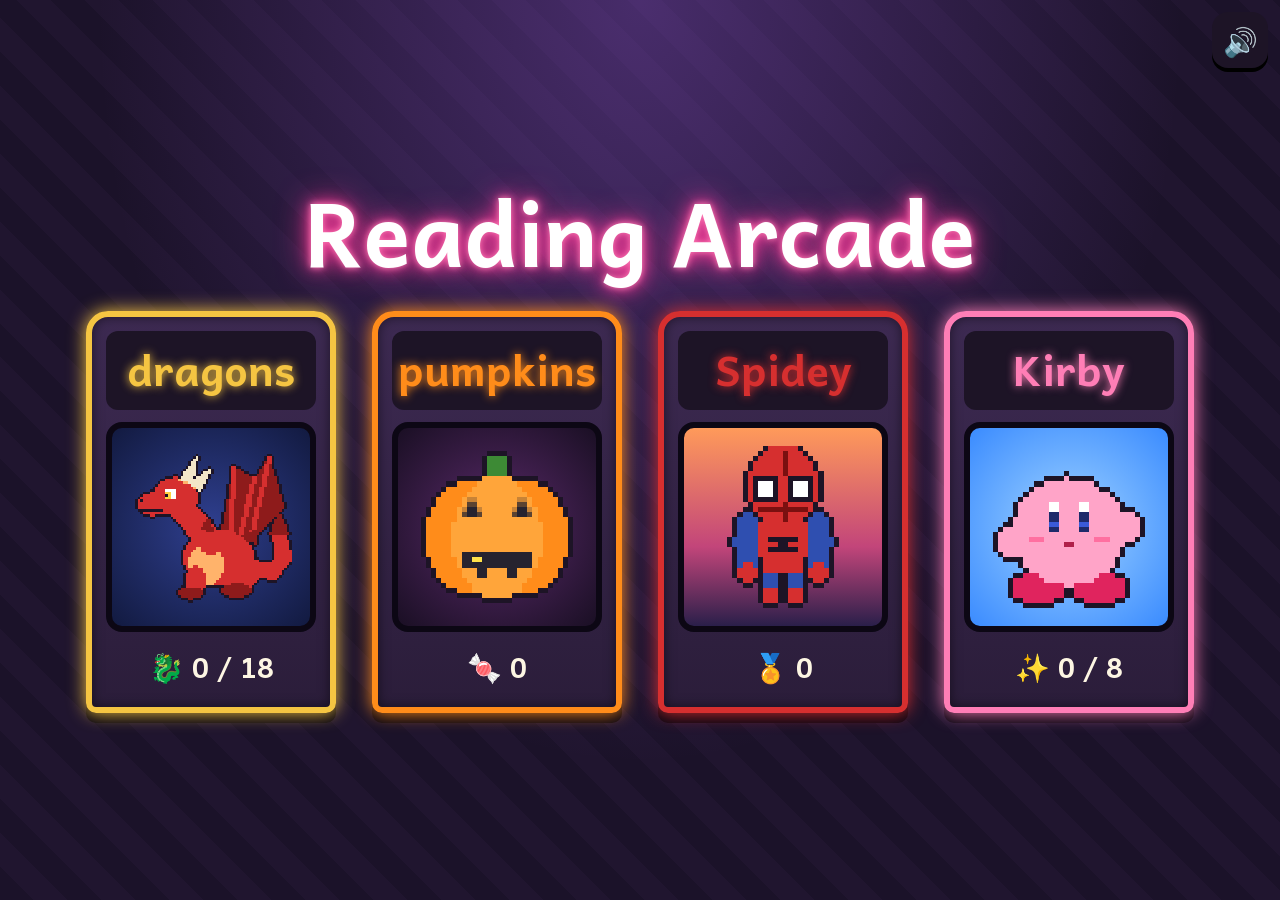
<file: index.html>
<!doctype html>
<html lang="en">
<head>
  <meta charset="utf-8">
  <meta name="viewport" content="width=device-width, initial-scale=1, maximum-scale=1, user-scalable=no, viewport-fit=cover">
  <meta name="apple-mobile-web-app-capable" content="yes">
  <meta name="mobile-web-app-capable" content="yes">
  <meta name="apple-mobile-web-app-status-bar-style" content="black-translucent">
  <meta name="apple-mobile-web-app-title" content="Reading Arcade">
  <meta name="theme-color" content="#140d1f">
  <title>Reading Arcade</title>
  <link rel="icon" type="image/png" sizes="32x32" href="icons/favicon-32.png">
  <link rel="apple-touch-icon" href="icons/icon-192.png">
  <link rel="manifest" href="manifest.webmanifest">
  <link rel="stylesheet" href="css/games.css">
  <link rel="stylesheet" href="css/arcade.css">
</head>
<body>
  <main class="page arcade">
    <div class="top-right"></div>
    <h1 class="neon">Reading Arcade</h1>
    <div class="cabinets">
      <a class="cabinet dragon" href="dragon.html">
        <div class="marquee">dragons</div>
        <div class="screen"><canvas id="art-dragon" class="pixel" width="64" height="64"></canvas></div>
        <div class="progress" id="prog-dragon"></div>
      </a>
      <a class="cabinet spooky" href="halloween.html">
        <div class="marquee">pumpkins</div>
        <div class="screen"><canvas id="art-spooky" class="pixel" width="32" height="32"></canvas></div>
        <div class="progress" id="prog-spooky"></div>
      </a>
      <a class="cabinet math" href="math.html">
        <div class="marquee">Spidey</div>
        <div class="screen"><canvas id="art-math" class="pixel" width="32" height="32"></canvas></div>
        <div class="progress" id="prog-math"></div>
      </a>
      <a class="cabinet kirby" href="kirby.html">
        <div class="marquee">Kirby</div>
        <div class="screen"><canvas id="art-kirby" class="pixel" width="32" height="32"></canvas></div>
        <div class="progress" id="prog-kirby"></div>
      </a>
    </div>
  </main>
  <script type="module" src="js/arcade.js"></script>
</body>
</html>
</file>
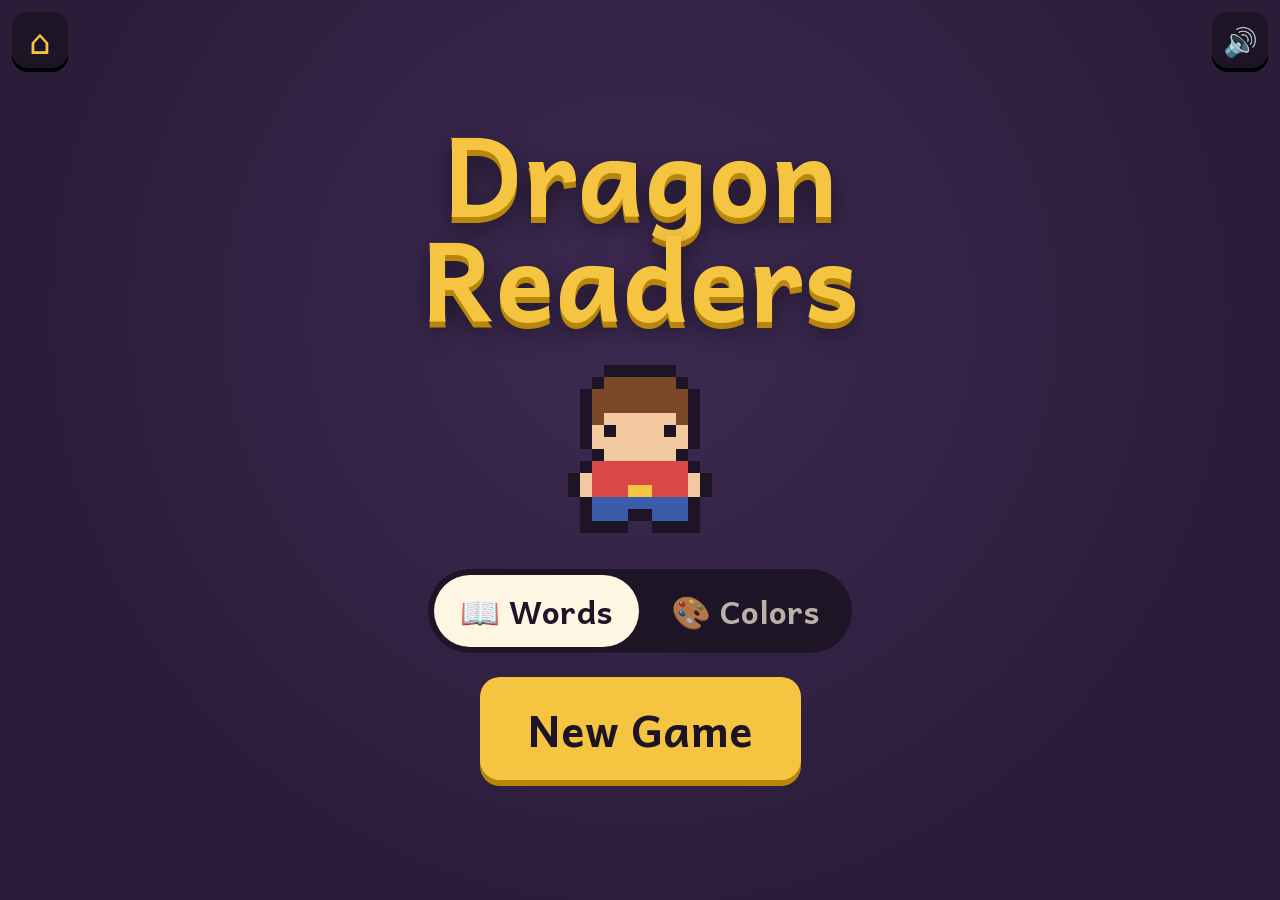
<file: dragon.html>
<!doctype html>
<html lang="en">
<head>
  <meta charset="utf-8">
  <meta name="viewport" content="width=device-width, initial-scale=1, maximum-scale=1, user-scalable=no, viewport-fit=cover">
  <meta name="apple-mobile-web-app-capable" content="yes">
  <meta name="mobile-web-app-capable" content="yes">
  <meta name="apple-mobile-web-app-status-bar-style" content="black-translucent">
  <meta name="apple-mobile-web-app-title" content="Dragon Readers">
  <meta name="theme-color" content="#2b1d3a">
  <title>Dragon Readers</title>
  <link rel="icon" type="image/png" sizes="32x32" href="icons/favicon-32.png">
  <link rel="apple-touch-icon" href="icons/icon-192.png">
  <link rel="manifest" href="manifest.webmanifest">
  <!-- Andika (self-hosted in fonts/) is designed for beginning readers: simple a and g shapes. -->
  <link rel="stylesheet" href="css/style.css">
</head>
<body>
  <div id="app">
    <!-- Title screen -->
    <section id="title-screen" class="screen">
      <a href="./" class="home-btn" aria-label="Back to the arcade">&#8962;</a>
      <h1 class="logo">Dragon<br>Readers</h1>
      <div class="title-dragon" aria-hidden="true"></div>
      <div class="mode-switch" role="radiogroup" aria-label="Game mode">
        <button class="mode-btn" data-mode="words" role="radio">&#128214; Words</button>
        <button class="mode-btn" data-mode="colors" role="radio">&#127912; Colors</button>
      </div>
      <div class="title-buttons">
        <button id="btn-continue" class="big-btn" hidden>Play</button>
        <button id="btn-new" class="big-btn">New Game</button>
      </div>
      <!-- Asked before a new game wipes a save -->
      <div id="confirm" class="confirm" hidden>
        <div class="confirm-card">
          <p class="confirm-text">Start over?</p>
          <p class="confirm-sub">Your dragons will go back to the wild.</p>
          <div class="confirm-buttons">
            <button id="confirm-keep" class="big-btn small">Keep playing</button>
            <button id="confirm-new" class="big-btn small danger">Start over</button>
          </div>
        </div>
      </div>
    </section>

    <!-- Name entry -->
    <section id="name-screen" class="screen" hidden>
      <h2 class="prompt">What is your name?</h2>
      <div id="name-slots" class="name-slots"></div>
      <div id="letter-grid" class="letter-grid"></div>
      <div class="name-actions">
        <button id="btn-back" class="big-btn small">&#9003; Back</button>
        <button id="btn-done" class="big-btn small" disabled>Done &#10003;</button>
      </div>
    </section>

    <!-- World -->
    <section id="world-screen" class="screen" hidden>
      <a href="./" class="home-btn" aria-label="Back to the arcade">&#8962;</a>
      <div class="console">
        <div class="pad-area left">
          <div class="dpad" id="dpad">
            <button class="dpad-btn up" data-dir="up" aria-label="Up"></button>
            <button class="dpad-btn left" data-dir="left" aria-label="Left"></button>
            <div class="dpad-center"></div>
            <button class="dpad-btn right" data-dir="right" aria-label="Right"></button>
            <button class="dpad-btn down" data-dir="down" aria-label="Down"></button>
          </div>
        </div>
        <div class="screen-frame">
          <canvas id="game" width="160" height="144"></canvas>
          <div id="dialogue" class="dialogue" hidden>
            <p id="dialogue-text"></p>
            <button id="dialogue-speak" class="speak-btn" aria-label="Hear it">&#128264;</button>
            <span class="dialogue-next" aria-hidden="true">&#9660;</span>
          </div>
        </div>
        <div class="pad-area right">
          <div class="right-buttons">
            <button id="btn-a" class="ab-btn" aria-label="A">A</button>
            <button id="btn-book" class="book-btn" aria-label="Dragon Book">&#128214;</button>
          </div>
        </div>
      </div>

      <!-- Dragon Book: every dragon he has caught -->
      <div id="book" class="book" hidden>
        <div class="book-head">
          <h2>Dragon Book <span id="book-count" class="book-count"></span></h2>
          <button id="book-close" class="close-btn" aria-label="Close">&#10005;</button>
        </div>
        <div id="book-grid" class="book-grid"></div>
        <div id="book-detail" class="book-detail" hidden>
          <div class="detail-card">
            <canvas id="detail-canvas" width="64" height="64"></canvas>
            <p id="detail-name" class="detail-name"></p>
            <p id="detail-type" class="detail-type"></p>
            <div class="detail-word-row">
              <p id="detail-word" class="detail-word"></p>
              <button id="detail-speak" class="speak-btn big" aria-label="Hear it">&#128264;</button>
            </div>
            <button id="detail-close" class="big-btn small">OK</button>
          </div>
        </div>
      </div>

      <!-- Spidey's Web Words: fill in the missing letter -->
      <div id="spidey" class="spidey" hidden>
        <div class="sp-top">
          <span id="sp-progress" class="sp-progress"></span>
          <button id="sp-close" class="close-btn" aria-label="Close">&#10005;</button>
        </div>
        <canvas id="sp-canvas" width="128" height="96"></canvas>
        <div id="sp-word" class="sp-word"></div>
        <div id="sp-letters" class="sp-letters"></div>
        <div id="sp-result" class="capture-result" hidden>
          <div class="result-card">
            <canvas id="sp-result-canvas" width="32" height="32"></canvas>
            <p class="result-text">You fixed the web!</p>
            <p class="result-type">Spidey says thank you!</p>
            <button id="sp-result-ok" class="big-btn">OK</button>
          </div>
        </div>
      </div>

      <!-- King Roland's dress-up room -->
      <div id="dressup" class="dressup" hidden>
        <div class="du-stage">
          <div id="du-wish" class="du-wish" hidden>
            <p id="du-wish-text"></p>
            <button id="du-wish-speak" class="speak-btn big" aria-label="Hear it">&#128264;</button>
          </div>
          <canvas id="du-king" width="64" height="64"></canvas>
        </div>
        <div class="du-panel">
          <div class="du-top">
            <button id="du-wish-btn" class="du-btn">&#128081; Wish</button>
            <button id="du-random" class="du-btn" aria-label="Silly outfit">&#127922;</button>
            <button id="du-close" class="close-btn" aria-label="Close">&#10005;</button>
          </div>
          <div id="du-tabs" class="du-tabs"></div>
          <div id="du-items" class="du-items"></div>
        </div>
      </div>

      <!-- Capture: read the word that matches the dragon -->
      <div id="capture" class="capture" hidden>
        <div class="capture-stage">
          <canvas id="capture-canvas" width="128" height="96"></canvas>
          <button id="capture-run" class="run-btn" aria-label="Run away">&#127939; Run</button>
        </div>
        <div id="capture-words" class="capture-words"></div>
        <div id="capture-result" class="capture-result" hidden>
          <div class="result-card">
            <canvas id="result-canvas" width="64" height="64"></canvas>
            <p id="result-text" class="result-text"></p>
            <p id="result-type" class="result-type"></p>
            <button id="result-ok" class="big-btn">OK</button>
          </div>
        </div>
      </div>
    </section>
  </div>

  <script type="module" src="js/main.js"></script>
</body>
</html>
</file>
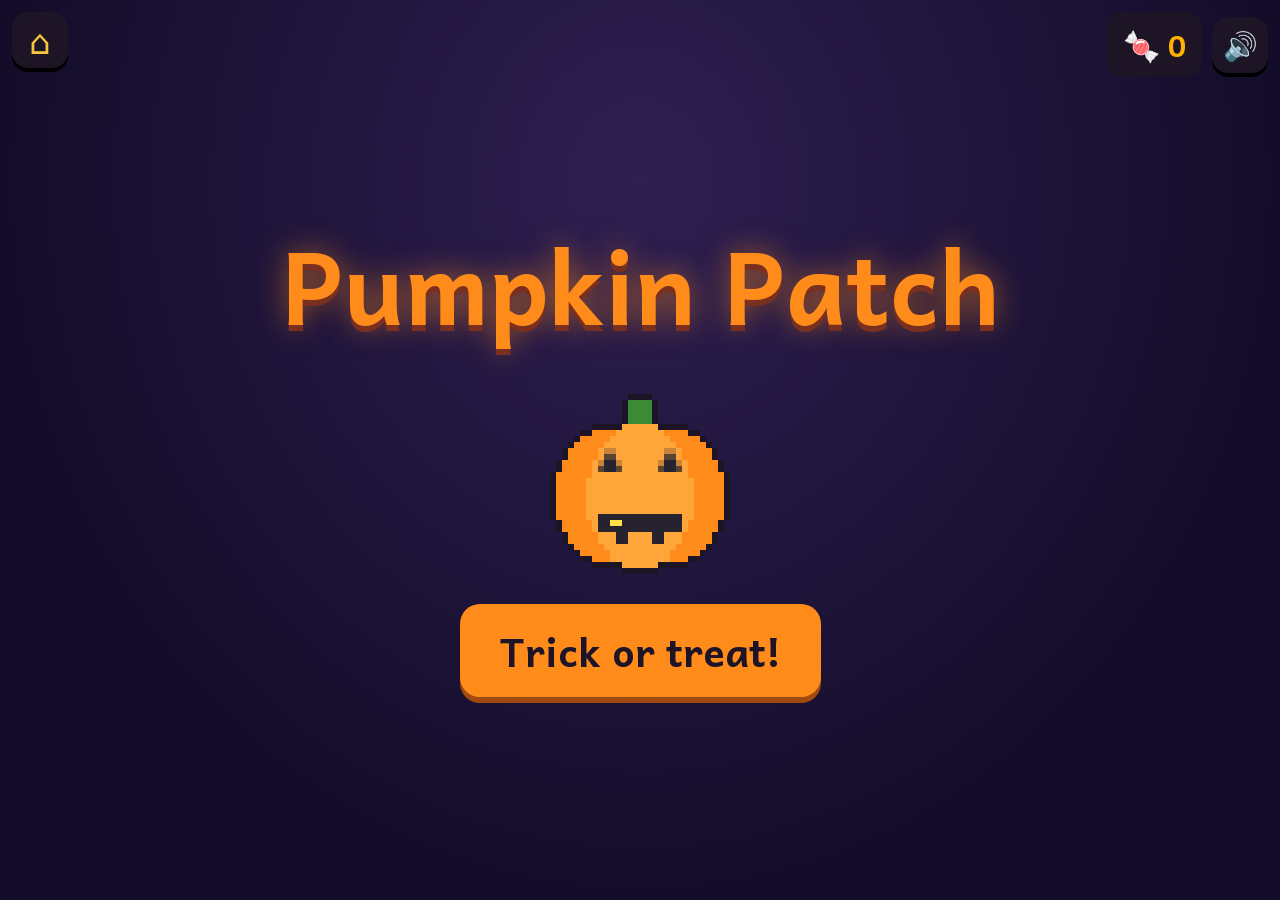
<file: halloween.html>
<!doctype html>
<html lang="en">
<head>
  <meta charset="utf-8">
  <meta name="viewport" content="width=device-width, initial-scale=1, maximum-scale=1, user-scalable=no, viewport-fit=cover">
  <meta name="apple-mobile-web-app-capable" content="yes">
  <meta name="apple-mobile-web-app-status-bar-style" content="black-translucent">
  <meta name="theme-color" content="#140d2a">
  <title>Pumpkin Patch</title>
  <link rel="icon" type="image/png" sizes="32x32" href="icons/favicon-32.png">
  <link rel="apple-touch-icon" href="icons/icon-192.png">
  <link rel="manifest" href="manifest.webmanifest">
  <link rel="stylesheet" href="css/games.css">
  <link rel="stylesheet" href="css/halloween.css">
</head>
<body>
  <main class="page spooky">
    <a href="./" class="home-btn" aria-label="Back to the arcade">&#8962;</a>
    <div class="top-right">
      <span class="candy-count" id="candy-count">&#127852; 0</span>
    </div>

    <!-- Start -->
    <section id="start" class="start">
      <h1 class="spooky-title">Pumpkin Patch</h1>
      <canvas id="start-art" class="pixel" width="32" height="32"></canvas>
      <button id="btn-go" class="big-btn">Trick or treat!</button>
    </section>

    <!-- The street -->
    <section id="street" class="street" hidden>
      <div class="door-count" id="door-count"></div>
      <canvas id="scene" class="pixel" width="128" height="96"></canvas>
      <div class="word-row">
        <div id="pumpkins" class="pumpkins"></div>
        <button id="btn-sounds" class="speak-btn" aria-label="Hear the sounds">&#128264;</button>
      </div>
      <div id="pictures" class="pictures"></div>
    </section>

    <!-- End of the night -->
    <div id="done" class="overlay" hidden>
      <div class="card">
        <canvas id="done-art" class="pixel" width="32" height="32"></canvas>
        <h2>Happy Halloween!</h2>
        <p id="done-text"></p>
        <div class="card-buttons">
          <button id="btn-again" class="big-btn">Again!</button>
          <a href="./" class="big-btn home-link">&#8962;</a>
        </div>
      </div>
    </div>
  </main>
  <script type="module" src="js/halloween.js"></script>
</body>
</html>
</file>
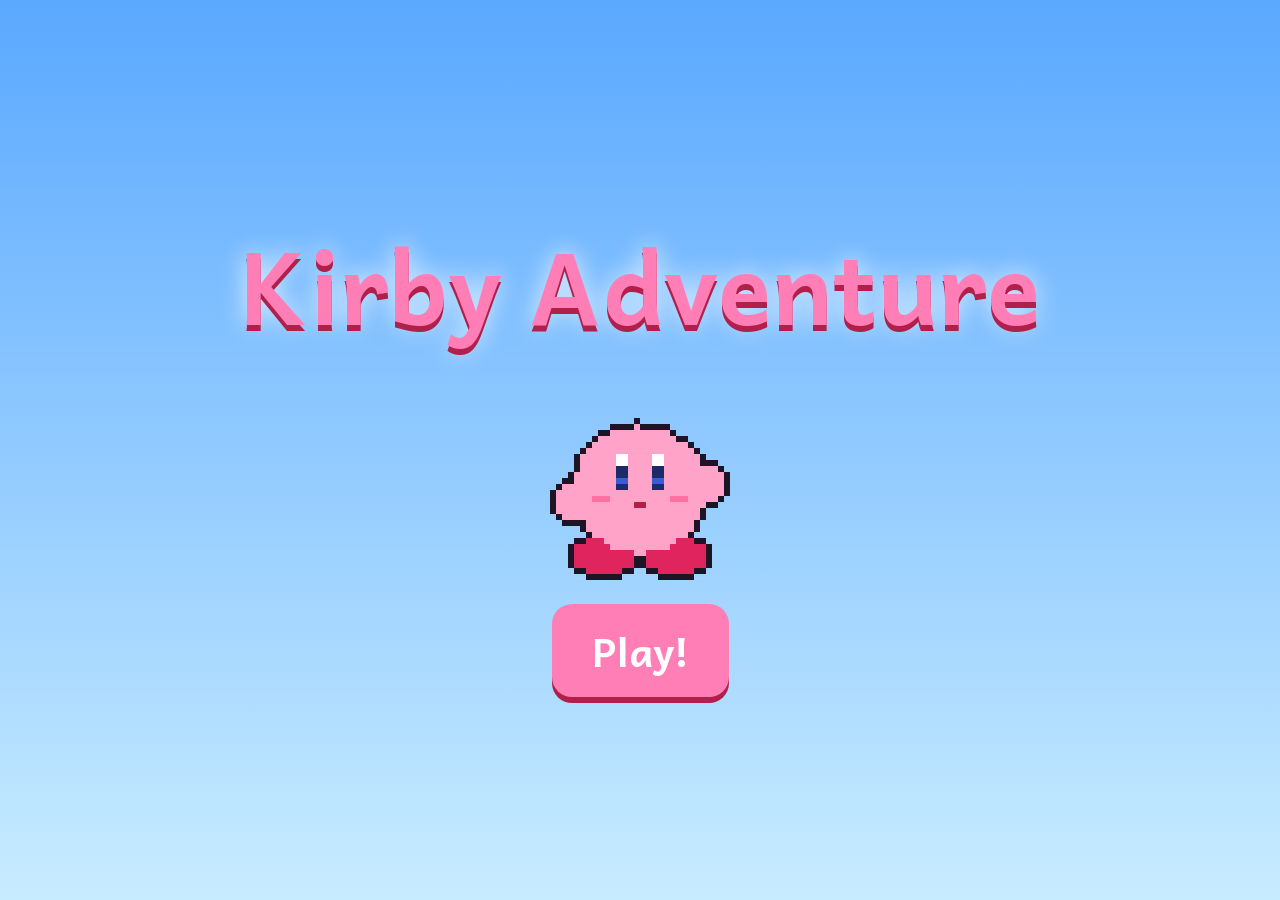
<file: kirby.html>
<!doctype html>
<html lang="en">
<head>
  <meta charset="utf-8">
  <meta name="viewport" content="width=device-width, initial-scale=1, maximum-scale=1, user-scalable=no, viewport-fit=cover">
  <meta name="apple-mobile-web-app-capable" content="yes">
  <meta name="apple-mobile-web-app-status-bar-style" content="black-translucent">
  <meta name="theme-color" content="#3a8bff">
  <title>Kirby Adventure</title>
  <link rel="icon" type="image/png" sizes="32x32" href="icons/favicon-32.png">
  <link rel="apple-touch-icon" href="icons/icon-192.png">
  <link rel="manifest" href="manifest.webmanifest">
  <link rel="stylesheet" href="css/games.css">
  <link rel="stylesheet" href="css/kirby.css">
</head>
<body>
  <main class="page adventure dreamland">
    <a href="./" class="home-btn" aria-label="Back to the arcade">&#8962;</a>
    <div class="top-right">
      <button id="btn-book" class="icon-btn" aria-label="Ability Book">&#128213;</button>
    </div>
    <div class="adv-hud">
      <span class="hud-pill" id="hud-stars"></span>
      <span class="hud-pill power-pill" id="hud-power"></span>
    </div>

    <div class="adv-body" id="adv-body">
      <div class="adv-left">
        <button class="pad-btn" data-key="left" aria-label="Left">&#9664;</button>
        <button class="pad-btn" data-key="right" aria-label="Right">&#9654;</button>
      </div>
      <div class="adv-screen" id="screen-box">
        <canvas id="game" width="256" height="144"></canvas>
        <div id="power-pop" class="power-pop" hidden></div>
      </div>
      <div class="adv-right">
        <div class="row">
          <button class="pad-btn round b" data-key="b" aria-label="Inhale or power">&#127744;</button>
          <button class="pad-btn round a" data-key="a" aria-label="Jump">&#10514;</button>
        </div>
        <button class="pad-btn small" data-key="drop" aria-label="Drop power">&#10226;</button>
      </div>
    </div>

    <!-- Start -->
    <section id="start" class="overlay start-overlay">
      <div class="start">
        <h1 class="kirby-title">Kirby Adventure</h1>
        <canvas id="start-art" class="pixel" width="32" height="32"></canvas>
        <button id="btn-play" class="big-btn">Play!</button>
      </div>
    </section>

    <!-- Star Door: a sight word opens it -->
    <div id="quiz" class="overlay" hidden>
      <div class="card quiz-card">
        <h2>Star Door</h2>
        <div class="quiz-row">
          <button id="quiz-say" class="say-btn" aria-label="Hear the word">&#128264;</button>
          <p class="quiz-ask">Find the word!</p>
        </div>
        <div id="quiz-words" class="quiz-row"></div>
      </div>
    </div>

    <!-- Level clear -->
    <div id="clear" class="overlay" hidden>
      <div class="card">
        <canvas id="clear-art" class="pixel" width="32" height="32"></canvas>
        <h2>Level clear!</h2>
        <p id="clear-text"></p>
        <div class="card-buttons">
          <button id="btn-next" class="big-btn">Next!</button>
          <a href="./" class="big-btn home-link">&#8962;</a>
        </div>
      </div>
    </div>

    <!-- Ability Book -->
    <div id="book" class="overlay" hidden>
      <div class="card book-card">
        <h2>Ability Book</h2>
        <div id="book-grid" class="book-grid"></div>
        <button id="book-close" class="big-btn">OK</button>
      </div>
    </div>
  </main>
  <script type="module" src="js/kirby.js"></script>
</body>
</html>
</file>
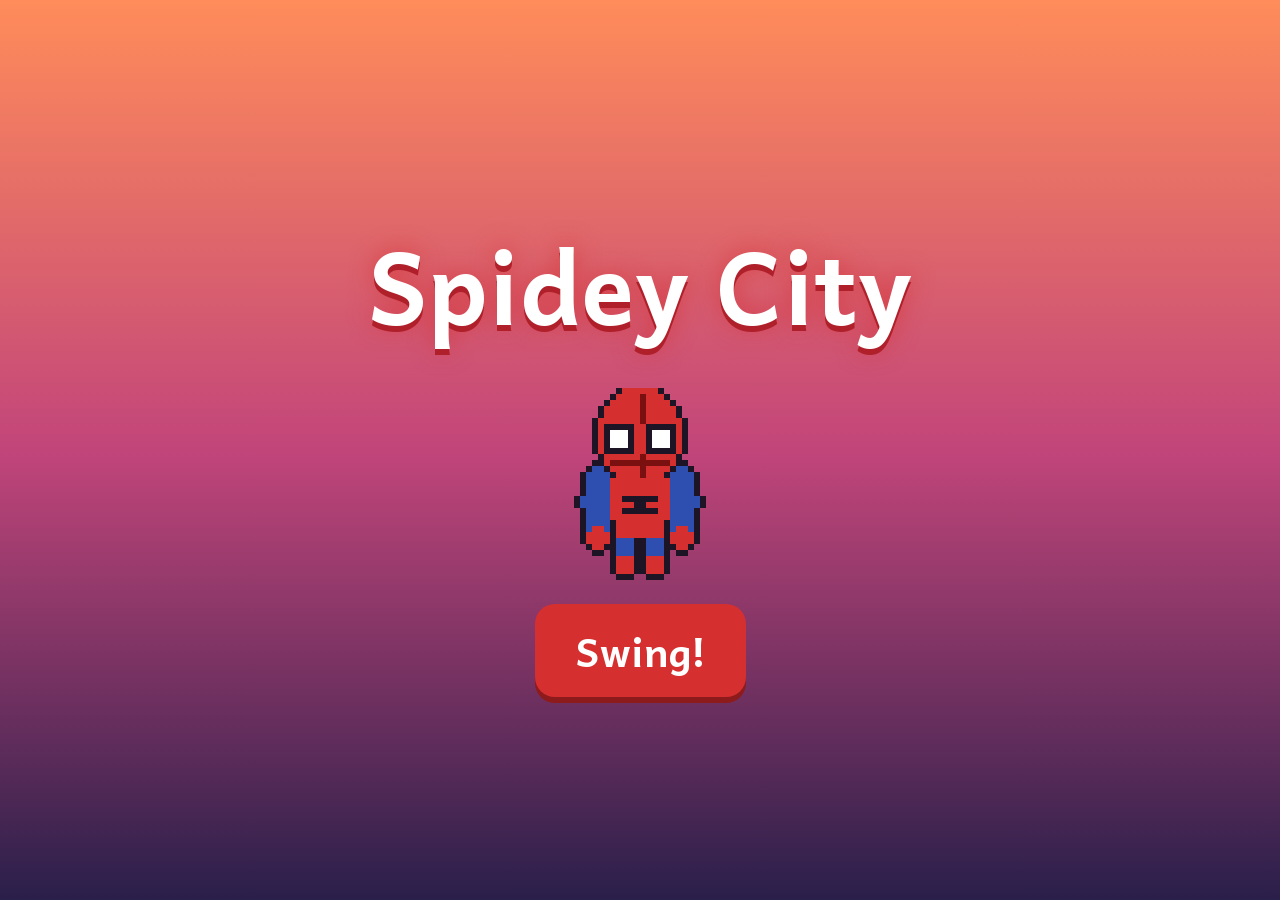
<file: math.html>
<!doctype html>
<html lang="en">
<head>
  <meta charset="utf-8">
  <meta name="viewport" content="width=device-width, initial-scale=1, maximum-scale=1, user-scalable=no, viewport-fit=cover">
  <meta name="apple-mobile-web-app-capable" content="yes">
  <meta name="apple-mobile-web-app-status-bar-style" content="black-translucent">
  <meta name="theme-color" content="#2a1f4a">
  <title>Spidey City</title>
  <link rel="icon" type="image/png" sizes="32x32" href="icons/favicon-32.png">
  <link rel="apple-touch-icon" href="icons/icon-192.png">
  <link rel="manifest" href="manifest.webmanifest">
  <link rel="stylesheet" href="css/games.css">
  <link rel="stylesheet" href="css/math.css">
</head>
<body>
  <main class="page adventure city">
    <a href="./" class="home-btn" aria-label="Back to the arcade">&#8962;</a>
    <div class="top-right">
      <span class="hud-pill" id="hud-badges"></span>
    </div>
    <div class="adv-hud">
      <span class="hud-pill" id="hud-tokens"></span>
      <span class="hud-pill" id="hud-rescues"></span>
    </div>

    <div class="adv-body" id="adv-body">
      <div class="adv-left">
        <button class="pad-btn" data-key="left" aria-label="Left">&#9664;</button>
        <button class="pad-btn" data-key="right" aria-label="Right">&#9654;</button>
      </div>
      <div class="adv-screen" id="screen-box">
        <canvas id="game" width="256" height="144"></canvas>
        <div id="pop" class="power-pop" hidden></div>
      </div>
      <div class="adv-right">
        <div class="row">
          <button class="pad-btn round b" data-key="b" aria-label="Web">&#128376;</button>
          <button class="pad-btn round a" data-key="a" aria-label="Jump">&#10514;</button>
        </div>
      </div>
    </div>

    <!-- Start -->
    <section id="start" class="overlay start-overlay">
      <div class="start">
        <h1 class="math-title">Spidey City</h1>
        <canvas id="start-art" class="pixel" width="32" height="32"></canvas>
        <button id="btn-go" class="big-btn">Swing!</button>
      </div>
    </section>

    <!-- Rescue: a little addition problem -->
    <div id="quiz" class="overlay" hidden>
      <div class="card quiz-card">
        <h2 id="quiz-title">Help!</h2>
        <div class="problem">
          <div id="group-a" class="group"></div>
          <span class="op">+</span>
          <div id="group-b" class="group"></div>
          <span class="op">=</span>
          <span id="answer" class="answer"></span>
          <button id="btn-hear" class="speak-btn" aria-label="Hear it">&#128264;</button>
        </div>
        <div class="sum-row" id="sum-row"></div>
        <div id="numbers" class="numbers"></div>
      </div>
    </div>

    <!-- City saved -->
    <div id="done" class="overlay" hidden>
      <div class="card">
        <canvas id="done-art" class="pixel" width="32" height="32"></canvas>
        <h2>You saved the city!</h2>
        <p id="done-text"></p>
        <div class="card-buttons">
          <button id="btn-again" class="big-btn">Next!</button>
          <a href="./" class="big-btn home-link">&#8962;</a>
        </div>
      </div>
    </div>
  </main>
  <script type="module" src="js/math.js"></script>
</body>
</html>
</file>
<file: css/games.css>
/* Andika, self-hosted so the games work offline. */
@font-face { font-family: "Andika"; font-style: normal; font-weight: 400; font-display: swap; src: url("../fonts/andika-400.woff2") format("woff2"); }
@font-face { font-family: "Andika"; font-style: normal; font-weight: 700; font-display: swap; src: url("../fonts/andika-700.woff2") format("woff2"); }

/* Shared look for the arcade and the newer games (Halloween, Kirby). */
:root {
  --bg: #2b1d3a;
  --ink: #1d1426;
  --paper: #fdf6e3;
  --gold: #f5c542;
  --gold-dark: #b8860b;
  --green: #4caf50;
  --red: #d94848;
  --font: "Andika", "Comic Sans MS", system-ui, sans-serif;
}

* { box-sizing: border-box; }

html, body {
  margin: 0;
  height: 100%;
  background: var(--bg);
  color: var(--paper);
  font-family: var(--font);
  overflow: hidden;
  touch-action: manipulation;
  -webkit-user-select: none;
  user-select: none;
  -webkit-touch-callout: none;
  -webkit-tap-highlight-color: transparent;
}

button {
  font-family: inherit;
  color: inherit;
  border: none;
  cursor: pointer;
  touch-action: manipulation;
}

canvas.pixel { image-rendering: pixelated; image-rendering: crisp-edges; }

.page {
  position: fixed;
  inset: 0;
  padding: max(12px, env(safe-area-inset-top)) max(16px, env(safe-area-inset-right)) max(12px, env(safe-area-inset-bottom)) max(16px, env(safe-area-inset-left));
  display: flex;
  flex-direction: column;
  align-items: center;
  justify-content: center;
  gap: clamp(8px, 2vh, 20px);
}

.home-btn {
  position: absolute;
  top: max(12px, env(safe-area-inset-top));
  left: max(12px, env(safe-area-inset-left));
  z-index: 5;
  width: 56px;
  height: 56px;
  border-radius: 16px;
  background: var(--ink);
  color: var(--gold);
  font-size: 34px;
  line-height: 56px;
  text-align: center;
  text-decoration: none;
  box-shadow: 0 4px 0 #000;
}

.top-right {
  position: absolute;
  top: max(12px, env(safe-area-inset-top));
  right: max(12px, env(safe-area-inset-right));
  z-index: 5;
  display: flex;
  gap: 10px;
  align-items: center;
}

.icon-btn {
  min-width: 56px;
  height: 56px;
  padding: 0 14px;
  border-radius: 16px;
  background: var(--gold);
  color: var(--ink);
  font-size: 28px;
  font-weight: 700;
  box-shadow: 0 4px 0 var(--gold-dark);
}
.icon-btn:active { transform: translateY(3px); box-shadow: 0 1px 0 var(--gold-dark); }

.big-btn {
  font-size: clamp(26px, 4.5vw, 40px);
  font-weight: 700;
  padding: 14px 40px;
  border-radius: 20px;
  background: var(--gold);
  color: var(--ink);
  box-shadow: 0 6px 0 var(--gold-dark);
}
.big-btn:active { transform: translateY(4px); box-shadow: 0 2px 0 var(--gold-dark); }

.speak-btn {
  width: 56px;
  height: 56px;
  border-radius: 50%;
  background: var(--gold);
  font-size: 26px;
  box-shadow: 0 4px 0 var(--gold-dark);
}

/* Full-screen card for wins and collections */
.overlay {
  position: absolute;
  inset: 0;
  z-index: 10;
  display: flex;
  align-items: center;
  justify-content: center;
  background: rgba(29, 20, 38, 0.7);
  padding: 16px;
}
.overlay[hidden] { display: none; }
.card {
  background: var(--paper);
  color: var(--ink);
  border-radius: 24px;
  padding: 24px 36px 30px;
  display: flex;
  flex-direction: column;
  align-items: center;
  gap: 8px;
  max-width: 100%;
  max-height: 100%;
  overflow: auto;
  animation: pop 0.35s ease-out;
}
.card h2 { margin: 0; font-size: clamp(32px, 5vw, 52px); }
.card p { margin: 0; font-size: clamp(20px, 3vw, 28px); color: #6d5a80; }

@keyframes pop { from { transform: scale(0.6); opacity: 0; } }
@keyframes pulse { 50% { transform: scale(1.08); box-shadow: 0 0 0 10px var(--gold); } }
@keyframes bob { 50% { transform: translateY(-8px); } }
@keyframes wiggle { 25% { transform: rotate(-6deg); } 75% { transform: rotate(6deg); } }

/* ---------- Side-scrolling adventure layout (Kirby, Spidey) ---------- */
.adventure { padding: 0; gap: 0; justify-content: stretch; }
.adv-hud {
  position: absolute;
  top: max(12px, env(safe-area-inset-top));
  left: 50%;
  transform: translateX(-50%);
  z-index: 4;
  display: flex;
  gap: 12px;
}
.hud-pill {
  font-size: 26px;
  font-weight: 700;
  background: var(--ink);
  color: #ffe14a;
  padding: 6px 14px;
  border-radius: 14px;
  white-space: nowrap;
}
.hud-pill:empty { display: none; }
.adv-body {
  flex: 1;
  width: 100%;
  display: grid;
  grid-template-columns: auto minmax(0, 1fr) auto;
  grid-template-rows: minmax(0, 1fr);
  align-items: center;
  justify-items: center;
  gap: 16px;
  padding: 80px max(16px, env(safe-area-inset-right)) max(16px, env(safe-area-inset-bottom)) max(16px, env(safe-area-inset-left));
  min-height: 0;
}
.adv-screen { position: relative; width: 100%; height: 100%; display: flex; align-items: center; justify-content: center; min-height: 0; min-width: 0; overflow: hidden; grid-column: 2; grid-row: 1; }
.adv-screen canvas { border: 6px solid var(--ink); border-radius: 12px; image-rendering: pixelated; image-rendering: crisp-edges; display: block; }
.adv-left, .adv-right { display: flex; gap: 14px; align-items: center; }
.adv-left { grid-column: 1; grid-row: 1; }
.adv-right { grid-column: 3; grid-row: 1; flex-direction: column-reverse; }
.adv-right .row { display: flex; gap: 14px; align-items: flex-end; }
.pad-btn {
  width: 88px;
  height: 88px;
  border-radius: 22px;
  background: var(--ink);
  color: #fff;
  font-size: 40px;
  font-weight: 700;
  box-shadow: 0 6px 0 #000;
  touch-action: none;
}
.pad-btn.pressed { transform: translateY(4px); box-shadow: 0 2px 0 #000; filter: brightness(1.4); }
.pad-btn.round { border-radius: 50%; width: 100px; height: 100px; }
.pad-btn.small { width: 64px; height: 64px; font-size: 28px; border-radius: 50%; }
.pad-btn.a { background: #d94848; box-shadow: 0 6px 0 #8e2a2a; }
.pad-btn.b { background: #3b5bab; box-shadow: 0 6px 0 #1d2a6a; }
@media (orientation: portrait) {
  .adv-body { grid-template-columns: 1fr 1fr; grid-template-rows: minmax(0, 1fr) auto; }
  .adv-screen { grid-column: 1 / 3; grid-row: 1; }
  .adv-left { grid-column: 1; grid-row: 2; }
  .adv-right { grid-column: 2; grid-row: 2; }
}

/* Big word that pops over the game ("Fire!", "Saved!") */
.power-pop {
  position: absolute;
  top: 8%;
  left: 50%;
  transform: translateX(-50%);
  font-size: clamp(48px, 9vw, 96px);
  font-weight: 700;
  color: #fff;
  -webkit-text-stroke: 3px var(--ink);
  text-shadow: 0 6px 0 var(--ink);
  animation: powerpop 1.2s ease-out forwards;
  pointer-events: none;
}
.power-pop[hidden] { display: none; }
@keyframes powerpop { 0% { transform: translateX(-50%) scale(0.3); opacity: 0; } 20% { transform: translateX(-50%) scale(1.15); opacity: 1; } 80% { opacity: 1; } 100% { transform: translateX(-50%) scale(1); opacity: 0; } }

/* Learning interlude card */
.quiz-card { max-width: min(96vw, 900px); }
.quiz-row { display: flex; gap: clamp(12px, 3vw, 28px); align-items: center; justify-content: center; flex-wrap: wrap; }
.quiz-btn {
  min-width: clamp(130px, 18vw, 200px);
  padding: 12px 24px 18px;
  border-radius: 24px;
  background: #fff;
  color: var(--ink);
  font-size: clamp(48px, 8vw, 84px);
  font-weight: 700;
  line-height: 1;
  box-shadow: 0 8px 0 #9aa0a6;
  border: 4px solid #e8e0ee;
  transition: opacity 0.3s, transform 0.3s;
}
.quiz-btn.wrong { opacity: 0.2; transform: scale(0.85); }
.quiz-btn.right { background: var(--green); color: #fff; box-shadow: 0 8px 0 #2e7d32; }
.quiz-btn.hint { animation: pulse 0.9s ease-in-out infinite; }

/* ---------- Shared: sound button, star bursts ---------- */
/* Pixel canvases are sized by JS in whole device pixels; the border must not eat into that. */
canvas { box-sizing: content-box; }
.sound-btn {
  width: 56px;
  height: 56px;
  border-radius: 16px;
  background: var(--ink);
  color: var(--gold);
  font-size: 28px;
  box-shadow: 0 4px 0 #000;
}
.sound-btn:active { transform: translateY(3px); box-shadow: 0 1px 0 #000; }
.fx-star {
  position: fixed;
  z-index: 100;
  pointer-events: none;
  transform: translate(-50%, -50%);
  animation: fxstar 0.75s ease-out forwards;
}
@keyframes fxstar {
  to { transform: translate(calc(-50% + var(--dx)), calc(-50% + var(--dy))) scale(0.3); opacity: 0; }
}
.fx-shake { animation: fxshake 0.4s; }
@keyframes fxshake { 20%, 60% { transform: translateX(-8px); } 40%, 80% { transform: translateX(8px); } }
</file>
<file: css/arcade.css>
/* The arcade hall: neon sign and a glowing cabinet per game. */
body { background: #140d1f; }

.arcade {
  background:
    radial-gradient(ellipse at 50% 0%, rgba(155, 93, 229, 0.35), transparent 60%),
    repeating-linear-gradient(45deg, #1b1229 0 24px, #20152f 24px 48px);
  gap: clamp(16px, 4vh, 40px);
}

.neon {
  margin: 0;
  font-size: clamp(44px, 8vw, 88px);
  line-height: 1;
  color: #fff;
  text-align: center;
  text-shadow: 0 0 6px #ff7eb6, 0 0 16px #ff3b9a, 0 0 32px #ff3b9a;
  animation: flicker 4s infinite;
}
@keyframes flicker { 0%, 92%, 100% { opacity: 1; } 94% { opacity: 0.6; } 96% { opacity: 1; } 98% { opacity: 0.75; } }

.cabinets {
  display: flex;
  gap: clamp(14px, 3vw, 36px);
  justify-content: center;
  flex-wrap: wrap;
}

.cabinet {
  --glow: #f5c542;
  width: clamp(170px, 21vw, 250px);
  border-radius: 22px 22px 10px 10px;
  background: linear-gradient(#3d2a52, #2b1d3a);
  border: 6px solid var(--glow);
  box-shadow: 0 0 18px var(--glow), inset 0 0 12px rgba(0, 0, 0, 0.5), 0 10px 0 #0c0714;
  display: flex;
  flex-direction: column;
  align-items: center;
  gap: 12px;
  padding: 14px 14px 18px;
  text-decoration: none;
  color: var(--paper);
  transition: transform 0.15s;
}
.cabinet:active { transform: translateY(6px) scale(0.98); }
.cabinet.dragon { --glow: #f5c542; }
.cabinet.spooky { --glow: #ff8c1a; }
.cabinet.kirby { --glow: #ff7eb6; }
.cabinet.math { --glow: #d62f2f; }

.marquee {
  width: 100%;
  text-align: center;
  font-size: clamp(30px, 4vw, 42px);
  font-weight: 700;
  padding: 4px 0 8px;
  border-radius: 12px;
  background: var(--ink);
  color: var(--glow);
  text-shadow: 0 0 10px var(--glow);
}

.screen {
  width: 100%;
  aspect-ratio: 1;
  border-radius: 16px;
  background: radial-gradient(circle, #2f3f8f, #121a40);
  border: 6px solid #0c0714;
  display: flex;
  align-items: center;
  justify-content: center;
  overflow: hidden;
}
.cabinet.spooky .screen { background: radial-gradient(circle, #5a2a6a, #1a0f24); }
.cabinet.kirby .screen { background: radial-gradient(circle, #9fd3ff, #3a8bff); }
.cabinet.math .screen { background: linear-gradient(#ff9a5a, #c2457a 60%, #2a1f4a); }
@media (orientation: portrait) {
  .cabinets { display: grid; grid-template-columns: repeat(2, 1fr); }
  .cabinet { width: min(42vw, 300px); }
}
.screen canvas { width: 82%; height: 82%; animation: bob 1.8s ease-in-out infinite; }

.progress {
  font-size: clamp(22px, 3vw, 28px);
  font-weight: 700;
  min-height: 1.3em;
}
</file>
<file: css/style.css>
/* Andika, self-hosted so the games work offline. */
@font-face { font-family: "Andika"; font-style: normal; font-weight: 400; font-display: swap; src: url("../fonts/andika-400.woff2") format("woff2"); }
@font-face { font-family: "Andika"; font-style: normal; font-weight: 700; font-display: swap; src: url("../fonts/andika-700.woff2") format("woff2"); }

:root {
  --bg: #2b1d3a;
  --bg-2: #3d2a52;
  --shell: #5b3f7a;
  --shell-dark: #3a2752;
  --gold: #f5c542;
  --gold-dark: #b8860b;
  --ink: #1d1426;
  --paper: #fdf6e3;
  --red: #d94848;
  --green: #4caf50;
  --font: "Andika", "Comic Sans MS", system-ui, sans-serif;
}

* { box-sizing: border-box; }

html, body {
  margin: 0;
  height: 100%;
  background: var(--bg);
  color: var(--paper);
  font-family: var(--font);
  overflow: hidden;
  touch-action: none;
  -webkit-user-select: none;
  user-select: none;
  -webkit-touch-callout: none;
  -webkit-tap-highlight-color: transparent;
}

#app {
  position: fixed;
  inset: 0;
  padding: env(safe-area-inset-top) env(safe-area-inset-right) env(safe-area-inset-bottom) env(safe-area-inset-left);
}

.screen {
  position: absolute;
  inset: 0;
  display: flex;
  flex-direction: column;
  align-items: center;
  justify-content: center;
  gap: 24px;
  padding: 16px;
}
.screen[hidden] { display: none; }

button {
  font-family: inherit;
  color: inherit;
  border: none;
  cursor: pointer;
  touch-action: manipulation;
}

.big-btn {
  font-size: clamp(28px, 5vw, 44px);
  font-weight: 700;
  padding: 16px 48px;
  border-radius: 20px;
  background: var(--gold);
  color: var(--ink);
  box-shadow: 0 6px 0 var(--gold-dark);
  min-width: 260px;
}
.big-btn:active { transform: translateY(4px); box-shadow: 0 2px 0 var(--gold-dark); }
.big-btn:disabled { opacity: 0.4; }
.big-btn.small { font-size: clamp(22px, 4vw, 32px); padding: 12px 28px; min-width: 0; }

/* ---------- Title ---------- */
#title-screen {
  background: radial-gradient(circle at 50% 35%, var(--bg-2), var(--bg) 70%);
}
.logo {
  margin: 0;
  font-size: clamp(56px, 11vw, 110px);
  line-height: 0.95;
  text-align: center;
  color: var(--gold);
  text-shadow: 0 6px 0 var(--gold-dark), 0 10px 24px rgba(0,0,0,0.5);
}
.title-dragon {
  width: 192px;
  height: 192px;
  image-rendering: pixelated;
  background-size: contain;
  background-repeat: no-repeat;
  animation: bob 1.6s ease-in-out infinite;
}
@keyframes bob { 50% { transform: translateY(-10px); } }
.title-buttons { display: flex; flex-direction: column; gap: 20px; align-items: center; }

/* ---------- Name entry ---------- */
.prompt { margin: 0; font-size: clamp(30px, 5vw, 48px); }
.name-slots { display: flex; gap: 8px; min-height: 80px; }
.name-slot {
  width: clamp(44px, 8vw, 64px);
  height: clamp(60px, 10vw, 80px);
  border-bottom: 6px solid var(--gold);
  font-size: clamp(40px, 7vw, 60px);
  font-weight: 700;
  display: flex;
  align-items: flex-end;
  justify-content: center;
}
.letter-grid {
  display: grid;
  grid-template-columns: repeat(7, 1fr);
  gap: 10px;
  width: min(100%, 640px);
}
.letter {
  aspect-ratio: 1;
  font-size: clamp(28px, 5vw, 44px);
  font-weight: 700;
  border-radius: 14px;
  background: var(--paper);
  color: var(--ink);
  box-shadow: 0 5px 0 #c9bfa3;
}
.letter:active { transform: translateY(3px); box-shadow: 0 2px 0 #c9bfa3; }
.name-actions { display: flex; gap: 20px; }

/* ---------- World ---------- */
#world-screen { padding: 0; }
.console {
  width: 100%;
  height: 100%;
  display: grid;
  background: var(--shell);
  /* Landscape (default): pad | screen | button */
  grid-template-columns: 1fr auto 1fr;
  grid-template-rows: 1fr;
  align-items: center;
  justify-items: center;
}
.screen-frame {
  position: relative;
  background: var(--ink);
  padding: 12px;
  border-radius: 16px 16px 48px 16px;
  box-shadow: inset 0 0 0 4px var(--shell-dark);
}
#game {
  display: block;
  image-rendering: pixelated;
  image-rendering: crisp-edges;
  background: #000;
}
.pad-area { display: flex; align-items: center; justify-content: center; }

/* D-pad */
.dpad {
  display: grid;
  grid-template-columns: repeat(3, 72px);
  grid-template-rows: repeat(3, 72px);
}
.dpad-btn, .dpad-center { background: var(--ink); }
.dpad-btn.up { grid-area: 1 / 2; border-radius: 12px 12px 0 0; }
.dpad-btn.left { grid-area: 2 / 1; border-radius: 12px 0 0 12px; }
.dpad-center { grid-area: 2 / 2; }
.dpad-btn.right { grid-area: 2 / 3; border-radius: 0 12px 12px 0; }
.dpad-btn.down { grid-area: 3 / 2; border-radius: 0 0 12px 12px; }
.dpad-btn.pressed { background: #000; }
.dpad-btn::after {
  content: "";
  display: block;
  margin: auto;
  width: 0; height: 0;
  border: 12px solid transparent;
}
.dpad-btn.up::after { border-bottom-color: #6d5a80; margin-top: 10px; }
.dpad-btn.down::after { border-top-color: #6d5a80; margin-top: 34px; }
.dpad-btn.left::after { border-right-color: #6d5a80; margin-left: 10px; }
.dpad-btn.right::after { border-left-color: #6d5a80; margin-left: 38px; }

.ab-btn {
  width: 110px;
  height: 110px;
  border-radius: 50%;
  background: var(--red);
  box-shadow: 0 6px 0 #8e2a2a;
  font-size: 40px;
  font-weight: 700;
  color: #fff;
}
.ab-btn.pressed, .ab-btn:active { transform: translateY(4px); box-shadow: 0 2px 0 #8e2a2a; }

/* Dialogue box: big HTML text over the pixel screen so words are crisp and readable */
.dialogue {
  position: absolute;
  left: 12px; right: 12px; bottom: 12px;
  min-height: 34%;
  background: var(--paper);
  color: var(--ink);
  border: 6px double var(--ink);
  border-radius: 8px;
  padding: 12px 64px 12px 20px;
  display: flex;
  align-items: center;
}
.dialogue[hidden] { display: none; }
.dialogue p {
  margin: 0;
  font-size: clamp(26px, 4.2vw, 44px);
  font-weight: 700;
  line-height: 1.2;
}
.speak-btn {
  position: absolute;
  top: 8px; right: 8px;
  width: 48px; height: 48px;
  border-radius: 50%;
  background: var(--gold);
  font-size: 24px;
}
.dialogue-next {
  position: absolute;
  bottom: 6px; right: 20px;
  font-size: 18px;
  animation: blink 0.8s steps(2) infinite;
}
@keyframes blink { 50% { opacity: 0; } }

/* Portrait: screen on top, controls underneath */
@media (orientation: portrait) {
  .console {
    grid-template-columns: 1fr 1fr;
    grid-template-rows: auto 1fr;
    align-items: center;
  }
  .screen-frame { grid-column: 1 / 3; grid-row: 1; margin-top: 24px; }
  .pad-area.left { grid-column: 1; grid-row: 2; }
  .pad-area.right { grid-column: 2; grid-row: 2; }
}

/* ---------- Capture ---------- */
.capture {
  position: absolute;
  inset: 0;
  background: var(--bg);
  display: flex;
  flex-direction: column;
  align-items: center;
  justify-content: center;
  gap: clamp(16px, 3vh, 32px);
  padding: 16px;
}
.capture[hidden] { display: none; }
.capture-stage { position: relative; }
#capture-canvas {
  display: block;
  /* Size is set by JS in whole pixels (js/screen.js). */
  image-rendering: pixelated;
  image-rendering: crisp-edges;
  border: 8px solid var(--ink);
  border-radius: 12px;
}
.run-btn {
  position: absolute;
  top: 16px;
  right: 16px;
  font-size: 20px;
  font-weight: 700;
  padding: 8px 14px;
  border-radius: 12px;
  background: rgba(29, 20, 38, 0.75);
  color: var(--paper);
}
.capture-words {
  display: flex;
  gap: clamp(16px, 4vw, 48px);
  visibility: hidden;
}
.capture-words.shown { visibility: visible; }
.word-btn {
  /* Lowercase words in a big, clear font: what beginning readers see in books. */
  font-size: clamp(56px, 10vw, 110px);
  font-weight: 700;
  line-height: 1;
  min-width: clamp(160px, 26vw, 300px);
  padding: 18px 32px 26px;
  border-radius: 24px;
  background: var(--paper);
  color: var(--ink);
  box-shadow: 0 8px 0 #c9bfa3;
  transition: opacity 0.3s, transform 0.3s, background 0.2s;
}
.word-btn:active { transform: translateY(4px); box-shadow: 0 4px 0 #c9bfa3; }
.word-btn.wrong { opacity: 0.2; transform: scale(0.85); }
.word-btn.right { background: var(--green); color: #fff; box-shadow: 0 8px 0 #2e7d32; }
.word-btn.hint { animation: pulse 0.9s ease-in-out infinite; }
@keyframes pulse {
  50% { transform: scale(1.08); box-shadow: 0 8px 0 #c9bfa3, 0 0 0 10px var(--gold); }
}
.capture-result {
  position: absolute;
  inset: 0;
  display: flex;
  align-items: center;
  justify-content: center;
  background: rgba(29, 20, 38, 0.6);
}
.capture-result[hidden] { display: none; }
.result-card {
  background: var(--paper);
  color: var(--ink);
  border-radius: 24px;
  padding: 24px 40px 32px;
  display: flex;
  flex-direction: column;
  align-items: center;
  gap: 8px;
  animation: pop 0.35s ease-out;
}
@keyframes pop { from { transform: scale(0.6); opacity: 0; } }
#result-canvas { width: 192px; height: 192px; image-rendering: pixelated; }
.result-text { margin: 0; font-size: clamp(40px, 6vw, 64px); font-weight: 700; }
.result-type { margin: 0 0 12px; font-size: clamp(22px, 3vw, 30px); color: #6d5a80; }

/* ---------- Right-side buttons ---------- */
.right-buttons { display: flex; flex-direction: column; align-items: center; gap: 28px; }
.book-btn {
  width: 72px;
  height: 72px;
  border-radius: 18px;
  background: var(--gold);
  box-shadow: 0 5px 0 var(--gold-dark);
  font-size: 36px;
}
.book-btn:active { transform: translateY(3px); box-shadow: 0 2px 0 var(--gold-dark); }

/* Three word choices: a little smaller so they fit side by side */
.capture-words { flex-wrap: wrap; justify-content: center; }
.capture-words.three { gap: clamp(12px, 2.5vw, 28px); }
.capture-words.three .word-btn {
  font-size: clamp(44px, 7vw, 90px);
  min-width: clamp(130px, 22vw, 260px);
  padding: 16px 22px 22px;
}

/* ---------- Dragon Book ---------- */
.book {
  position: absolute;
  inset: 0;
  background: var(--bg);
  display: flex;
  flex-direction: column;
  padding: 16px clamp(16px, 3vw, 40px);
  gap: 12px;
}
.book[hidden] { display: none; }
.book-head { display: flex; align-items: center; justify-content: space-between; }
.book-head h2 { margin: 0; font-size: clamp(30px, 5vw, 48px); color: var(--gold); }
.book-count { font-size: 0.6em; color: var(--paper); margin-left: 12px; }
.close-btn {
  width: 60px; height: 60px;
  border-radius: 50%;
  background: var(--paper);
  color: var(--ink);
  font-size: 28px;
  font-weight: 700;
}
.book-grid {
  flex: 1;
  display: grid;
  grid-template-columns: repeat(7, 1fr);
  gap: clamp(8px, 1.5vw, 16px);
  align-content: center;
  overflow-y: auto;
}
.book-cell {
  background: var(--paper);
  color: var(--ink);
  border-radius: 16px;
  padding: 8px 4px;
  display: flex;
  flex-direction: column;
  align-items: center;
  gap: 4px;
  box-shadow: 0 5px 0 #c9bfa3;
}
.book-cell.unknown { background: #4a3a5c; color: var(--paper); box-shadow: none; }
.book-cell canvas { width: 100%; max-width: 110px; aspect-ratio: 1; image-rendering: pixelated; }
.book-cell span { font-size: clamp(16px, 2.2vw, 24px); font-weight: 700; }
.book-detail {
  position: absolute;
  inset: 0;
  display: flex;
  align-items: center;
  justify-content: center;
  background: rgba(29, 20, 38, 0.7);
}
.book-detail[hidden] { display: none; }
.detail-card {
  background: var(--paper);
  color: var(--ink);
  border-radius: 24px;
  padding: 24px 48px 32px;
  display: flex;
  flex-direction: column;
  align-items: center;
  gap: 6px;
  animation: pop 0.3s ease-out;
}
#detail-canvas { width: 224px; height: 224px; image-rendering: pixelated; }
.detail-name { margin: 0; font-size: clamp(40px, 6vw, 60px); font-weight: 700; }
.detail-type { margin: 0; font-size: clamp(20px, 3vw, 28px); color: #6d5a80; }
.detail-word-row { display: flex; align-items: center; gap: 16px; margin: 8px 0 16px; }
.detail-word {
  margin: 0;
  font-size: clamp(64px, 10vw, 110px);
  font-weight: 700;
  line-height: 1;
  padding: 8px 28px 16px;
  border: 4px dashed var(--gold-dark);
  border-radius: 20px;
}
.speak-btn.big { position: static; width: 72px; height: 72px; font-size: 36px; }

@media (orientation: portrait) {
  .book-grid { grid-template-columns: repeat(4, 1fr); }
}

/* ---------- Mode switch (title) ---------- */
.mode-switch {
  display: flex;
  background: var(--ink);
  border-radius: 999px;
  padding: 6px;
  gap: 6px;
}
.mode-btn {
  font-size: clamp(22px, 3.6vw, 32px);
  font-weight: 700;
  padding: 10px 26px;
  border-radius: 999px;
  background: transparent;
  color: var(--paper);
  opacity: 0.7;
}
.mode-btn.selected { background: var(--paper); color: var(--ink); opacity: 1; }
#title-screen .sound-btn { position: absolute; top: 12px; right: 12px; z-index: 5; }

/* Start over? */
.confirm {
  position: absolute;
  inset: 0;
  z-index: 20;
  display: flex;
  align-items: center;
  justify-content: center;
  background: rgba(29, 20, 38, 0.75);
  padding: 16px;
}
.confirm[hidden] { display: none; }
.confirm-card {
  background: var(--paper);
  color: var(--ink);
  border-radius: 24px;
  padding: 24px 36px 28px;
  display: flex;
  flex-direction: column;
  align-items: center;
  gap: 8px;
  animation: pop 0.3s ease-out;
  text-align: center;
}
.confirm-text { margin: 0; font-size: clamp(32px, 5vw, 48px); font-weight: 700; }
.confirm-sub { margin: 0 0 12px; font-size: clamp(20px, 3vw, 28px); color: #6d5a80; }
.confirm-buttons { display: flex; gap: 16px; flex-wrap: wrap; justify-content: center; }
.big-btn.danger { background: var(--red); color: #fff; box-shadow: 0 6px 0 #8e2a2a; }

/* ---------- King Roland's dress-up room ---------- */
.dressup {
  position: absolute;
  inset: 0;
  background: radial-gradient(circle at 30% 40%, #4a3660, var(--bg) 70%);
  display: grid;
  grid-template-columns: 1fr 1fr;
  gap: 16px;
  padding: 16px;
  align-items: center;
}
.dressup[hidden] { display: none; }
.du-stage { display: flex; flex-direction: column; justify-content: center; align-items: center; gap: 10px; }
#du-king {
  width: min(44vw, 62vh);
  height: min(44vw, 62vh);
  image-rendering: pixelated;
  image-rendering: crisp-edges;
}
#du-king.pop { animation: kingpop 0.35s ease-out; }
@keyframes kingpop { 40% { transform: scale(1.06) rotate(-2deg); } }
.du-wish {
  /* Sits above the king (never on top of his hat) and keeps its space when hidden. */
  min-height: 64px;
  background: var(--paper);
  color: var(--ink);
  border-radius: 20px;
  padding: 10px 14px 10px 22px;
  display: flex;
  align-items: center;
  gap: 12px;
  box-shadow: 0 6px 0 #c9bfa3;
  white-space: nowrap;
}
.du-wish[hidden] { display: flex; visibility: hidden; }
.du-wish p { margin: 0; font-size: clamp(26px, 4vw, 42px); font-weight: 700; }
.du-wish.happy { background: var(--green); color: #fff; box-shadow: 0 6px 0 #2e7d32; }
.du-wish.nope { animation: nope 0.4s; }
@keyframes nope { 25% { transform: translateX(-8px); } 75% { transform: translateX(8px); } }
.du-panel { display: flex; flex-direction: column; gap: 14px; height: 100%; justify-content: center; }
.du-top { display: flex; gap: 12px; justify-content: flex-end; align-items: center; }
.du-btn {
  font-size: clamp(22px, 3vw, 30px);
  font-weight: 700;
  padding: 10px 20px;
  border-radius: 16px;
  background: var(--gold);
  color: var(--ink);
  box-shadow: 0 5px 0 var(--gold-dark);
}
.du-btn:active { transform: translateY(3px); box-shadow: 0 2px 0 var(--gold-dark); }
.du-tabs { display: grid; grid-template-columns: repeat(4, 1fr); gap: 8px; }
.du-tab {
  display: flex;
  flex-direction: column;
  align-items: center;
  padding: 8px 4px;
  border-radius: 14px;
  background: #4a3a5c;
  font-size: clamp(16px, 2.2vw, 22px);
  font-weight: 700;
}
.du-tab-icon { font-size: 30px; }
.du-tab.selected { background: var(--paper); color: var(--ink); }
.du-items { display: grid; grid-template-columns: repeat(3, 1fr); gap: 10px; }
.du-item {
  background: var(--paper);
  color: var(--ink);
  border-radius: 16px;
  padding: 8px 4px 6px;
  display: flex;
  flex-direction: column;
  align-items: center;
  gap: 2px;
  box-shadow: 0 5px 0 #c9bfa3;
  border: 4px solid transparent;
}
.du-item:active { transform: translateY(3px); box-shadow: 0 2px 0 #c9bfa3; }
.du-item canvas { width: 64px; height: 64px; image-rendering: pixelated; }
.du-item span { font-size: clamp(22px, 3vw, 30px); font-weight: 700; }
.du-item.worn { border-color: var(--green); }

@media (orientation: portrait) {
  .dressup { grid-template-columns: 1fr; grid-template-rows: auto 1fr; }
  #du-king { width: min(70vw, 36vh); height: min(70vw, 36vh); }
}

/* ---------- Spidey's Web Words ---------- */
.spidey {
  position: absolute;
  inset: 0;
  background: var(--bg);
  display: flex;
  flex-direction: column;
  align-items: center;
  justify-content: center;
  gap: clamp(10px, 2vh, 20px);
  padding: 16px;
}
.spidey[hidden] { display: none; }
.sp-top {
  position: absolute;
  top: 16px; left: 16px; right: 16px;
  display: flex;
  justify-content: space-between;
  align-items: center;
}
.sp-progress { font-size: 26px; font-weight: 700; color: var(--gold); }
#sp-canvas {
  /* Size is set by JS in whole pixels (js/screen.js). */
  image-rendering: pixelated;
  image-rendering: crisp-edges;
  border: 8px solid var(--ink);
  border-radius: 12px;
}
.sp-word { display: flex; gap: 10px; }
.sp-char {
  min-width: clamp(56px, 8vw, 88px);
  font-size: clamp(56px, 9vw, 100px);
  font-weight: 700;
  line-height: 1.1;
  text-align: center;
  color: var(--paper);
}
.sp-char.blank {
  border-bottom: 8px solid var(--gold);
  min-height: 1.1em;
}
.sp-char.filled { color: var(--gold); animation: pop 0.35s ease-out; }
.sp-letters { display: flex; gap: clamp(16px, 4vw, 40px); }
.sp-letter-btn {
  width: clamp(96px, 14vw, 140px);
  height: clamp(96px, 14vw, 140px);
  font-size: clamp(56px, 9vw, 90px);
  font-weight: 700;
  border-radius: 24px;
  background: #d62f2f;
  color: #fff;
  box-shadow: 0 8px 0 #8e1b1b;
  transition: opacity 0.3s, transform 0.3s;
}
.sp-letter-btn:active { transform: translateY(4px); box-shadow: 0 4px 0 #8e1b1b; }
.sp-letter-btn.wrong { opacity: 0.2; transform: scale(0.85); }
.sp-letter-btn.right { background: var(--green); box-shadow: 0 8px 0 #2e7d32; }
.sp-letter-btn.hint { animation: pulse 0.9s ease-in-out infinite; }
#sp-result-canvas { width: 160px; height: 160px; image-rendering: pixelated; }
.spidey-cell { background: #ffe9e9; }

/* ---------- Back to the arcade ---------- */
.home-btn {
  position: absolute;
  top: 12px;
  left: 12px;
  z-index: 5;
  width: 56px;
  height: 56px;
  border-radius: 16px;
  background: var(--ink);
  color: var(--gold);
  font-size: 34px;
  line-height: 56px;
  text-align: center;
  text-decoration: none;
  box-shadow: 0 4px 0 #000;
}

/* ---------- Shared: sound button, star bursts ---------- */
/* Pixel canvases are sized by JS in whole device pixels; the border must not eat into that. */
canvas { box-sizing: content-box; }
.sound-btn {
  width: 56px;
  height: 56px;
  border-radius: 16px;
  background: var(--ink);
  color: var(--gold);
  font-size: 28px;
  box-shadow: 0 4px 0 #000;
}
.sound-btn:active { transform: translateY(3px); box-shadow: 0 1px 0 #000; }
.fx-star {
  position: fixed;
  z-index: 100;
  pointer-events: none;
  transform: translate(-50%, -50%);
  animation: fxstar 0.75s ease-out forwards;
}
@keyframes fxstar {
  to { transform: translate(calc(-50% + var(--dx)), calc(-50% + var(--dy))) scale(0.3); opacity: 0; }
}
.fx-shake { animation: fxshake 0.4s; }
@keyframes fxshake { 20%, 60% { transform: translateX(-8px); } 40%, 80% { transform: translateX(8px); } }
</file>
<file: css/halloween.css>
/* Pumpkin Patch: spooky but friendly. */
body { background: #140d2a; }
.spooky { background: radial-gradient(ellipse at 50% 20%, #2e1f52, #140d2a 70%); }

.candy-count {
  font-size: 30px;
  font-weight: 700;
  background: var(--ink);
  color: #ffb000;
  padding: 8px 16px;
  border-radius: 16px;
}

.start { display: flex; flex-direction: column; align-items: center; gap: 24px; }
.start[hidden] { display: none; }
.spooky-title {
  margin: 0;
  font-size: clamp(54px, 10vw, 100px);
  color: #ff8c1a;
  text-shadow: 0 6px 0 #7a2f1f, 0 0 30px rgba(255, 140, 26, 0.6);
}
#start-art { width: 192px; height: 192px; animation: bob 1.6s ease-in-out infinite; }
.start .big-btn { background: #ff8c1a; box-shadow: 0 6px 0 #a04a10; }

.street { display: flex; flex-direction: column; align-items: center; gap: clamp(8px, 2vh, 18px); }
.street[hidden] { display: none; }
.door-count { font-size: 24px; font-weight: 700; color: #ffb000; min-height: 1.2em; }
#scene {
  /* Size is set by JS in whole pixels (js/screen.js). */
  border: 8px solid var(--ink);
  border-radius: 12px;
}

.word-row { display: flex; align-items: center; gap: 18px; min-height: 120px; }
.pumpkins { display: flex; gap: clamp(8px, 2vw, 18px); }
.pumpkins.hidden { visibility: hidden; }

/* A letter on a pumpkin */
.pumpkin {
  position: relative;
  width: clamp(88px, 12vw, 120px);
  height: clamp(80px, 11vw, 108px);
  border-radius: 46% 46% 42% 42%;
  background: radial-gradient(ellipse at 40% 35%, #ffb35a, #ff8c1a 55%, #c45a10);
  box-shadow: inset -8px -6px 0 rgba(0, 0, 0, 0.15), 0 6px 0 #7a2f1f;
  color: #2b1406;
  font-size: clamp(52px, 8vw, 74px);
  font-weight: 700;
  line-height: 1;
  padding-top: 8px;
  transition: transform 0.15s, filter 0.15s;
}
.pumpkin::before {
  content: "";
  position: absolute;
  top: -12px;
  left: 50%;
  width: 10px;
  height: 16px;
  margin-left: -5px;
  border-radius: 4px;
  background: #3d8a35;
}
.pumpkin.lit { filter: brightness(1.35) drop-shadow(0 0 14px #ffe14a); transform: scale(1.08); }
.pumpkins.nudge .pumpkin { animation: wiggle 0.4s; }

.pictures { display: flex; gap: clamp(14px, 3vw, 32px); }
.pic-btn {
  width: clamp(120px, 17vw, 168px);
  aspect-ratio: 1;
  border-radius: 24px;
  background: var(--paper);
  box-shadow: 0 8px 0 #c9bfa3;
  padding: 10px;
  transition: opacity 0.3s, transform 0.3s, background 0.2s;
}
.pic-btn canvas { width: 100%; height: 100%; image-rendering: pixelated; }
.pic-btn:active { transform: translateY(4px); box-shadow: 0 4px 0 #c9bfa3; }
.pic-btn.wrong { opacity: 0.25; transform: scale(0.85); }
.pic-btn.right { background: var(--green); box-shadow: 0 8px 0 #2e7d32; }
.pic-btn.hint { animation: pulse 0.9s ease-in-out infinite; }

#done-art { width: 128px; height: 128px; }
.card-buttons { display: flex; gap: 16px; margin-top: 12px; }
.home-link { text-decoration: none; }
</file>
<file: css/kirby.css>
/* Kirby Adventure: bright Dream Land sky. */
body { background: #3a8bff; }
.dreamland { background: linear-gradient(#5aa8ff, #9fd3ff 60%, #c8ecff); color: var(--ink); }

.start-overlay { background: linear-gradient(#5aa8ff, #c8ecff); }
.start-overlay[hidden] { display: none; }
.start { display: flex; flex-direction: column; align-items: center; gap: 24px; }
.kirby-title {
  margin: 0;
  font-size: clamp(54px, 10vw, 100px);
  text-align: center;
  color: #ff7eb6;
  text-shadow: 0 6px 0 #b0204a, 0 0 24px rgba(255, 255, 255, 0.8);
}
#start-art { width: 192px; height: 192px; animation: bob 1.4s ease-in-out infinite; }
.dreamland .big-btn { background: #ff7eb6; color: #fff; box-shadow: 0 6px 0 #b0204a; }
.dreamland .pad-btn.b { background: #ff7eb6; box-shadow: 0 6px 0 #b0204a; }

.power-pill { color: #fff; }

.say-btn {
  width: 84px;
  height: 84px;
  border-radius: 50%;
  background: #ff7eb6;
  color: #fff;
  font-size: 40px;
  box-shadow: 0 6px 0 #b0204a;
}
.quiz-ask { font-size: clamp(26px, 4vw, 38px) !important; font-weight: 700; color: var(--ink) !important; }

#clear-art { width: 128px; height: 128px; }
.card-buttons { display: flex; gap: 16px; margin-top: 12px; }
.home-link { text-decoration: none; }

.book-card { width: min(92vw, 760px); }
.book-grid { display: grid; grid-template-columns: repeat(4, 1fr); gap: 12px; width: 100%; margin: 8px 0 12px; }
.ability-card {
  background: #fff4f9;
  border-radius: 16px;
  padding: 8px;
  display: flex;
  flex-direction: column;
  align-items: center;
  gap: 4px;
  box-shadow: 0 4px 0 #f0c0d6;
}
.ability-card canvas { width: 100%; max-width: 110px; aspect-ratio: 1; image-rendering: pixelated; }
.ability-card span { font-size: clamp(20px, 3vw, 28px); font-weight: 700; color: var(--ink); }
.ability-card.unknown { background: #e8e0ee; box-shadow: none; }
.ability-card.unknown canvas { filter: brightness(0); opacity: 0.35; }
@media (orientation: portrait) { .book-grid { grid-template-columns: repeat(2, 1fr); } }
</file>
<file: css/math.css>
/* Spidey City: rooftops at sunset. */
body { background: #2a1f4a; }
.city { background: linear-gradient(#ff8c5a, #c2457a 45%, #2a1f4a 90%); }

.start-overlay { background: linear-gradient(#ff8c5a, #c2457a 50%, #2a1f4a); }
.start { display: flex; flex-direction: column; align-items: center; gap: 24px; }
.math-title {
  margin: 0;
  font-size: clamp(54px, 10vw, 100px);
  text-align: center;
  color: #fff;
  text-shadow: 0 6px 0 #b0202a, 0 0 24px rgba(214, 47, 47, 0.7);
}
#start-art { width: 192px; height: 192px; animation: bob 1.4s ease-in-out infinite; }
.city .big-btn { background: #d62f2f; color: #fff; box-shadow: 0 6px 0 #8e1b1b; }
.city .pad-btn.b { background: #2f4fb0; box-shadow: 0 6px 0 #1d2a6a; }
.city .pad-btn.a { background: #d62f2f; box-shadow: 0 6px 0 #8e1b1b; }

/* Rescue card: 2 + 1 = ?  with robot bugs to count under the numbers */
.quiz-card h2 { color: #d62f2f; }
.problem {
  display: flex;
  align-items: center;
  gap: clamp(8px, 2vw, 20px);
  background: #2a1f4a;
  padding: 10px 18px;
  border-radius: 24px;
}
.group { display: flex; flex-direction: column; align-items: center; gap: 4px; }
.group .num { font-size: clamp(56px, 9vw, 96px); font-weight: 700; line-height: 1; color: #fff; }
.bugs { display: flex; flex-wrap: wrap; justify-content: center; gap: 4px; max-width: 220px; }
.bug {
  width: clamp(40px, 5.5vw, 56px);
  height: clamp(40px, 5.5vw, 56px);
  padding: 4px;
  border-radius: 12px;
  background: rgba(255, 255, 255, 0.15);
  transition: transform 0.15s, background 0.15s;
}
.bug canvas { width: 100%; height: 100%; image-rendering: pixelated; }
.bug.counted { background: #ffd23f; transform: scale(1.1); }
.bug.dot { width: 22px; height: 22px; border-radius: 50%; background: #fff; padding: 0; }
.bug.dot.counted { background: #ffd23f; }
.op { font-size: clamp(56px, 9vw, 96px); font-weight: 700; color: #fff; }
.answer {
  min-width: clamp(70px, 10vw, 110px);
  height: clamp(80px, 11vw, 116px);
  border-radius: 18px;
  border: 6px dashed #ffd23f;
  font-size: clamp(56px, 9vw, 96px);
  font-weight: 700;
  line-height: clamp(70px, 10vw, 104px);
  text-align: center;
  color: #ffd23f;
}
.answer.filled { border-style: solid; background: var(--green); color: #fff; border-color: var(--green); animation: pop 0.35s ease-out; }
.sum-row { min-height: 1.4em; font-size: clamp(22px, 3vw, 30px) !important; font-weight: 700; color: var(--ink); }

.numbers { display: flex; gap: clamp(16px, 4vw, 40px); }
.num-btn {
  width: clamp(100px, 14vw, 140px);
  height: clamp(100px, 14vw, 140px);
  border-radius: 28px;
  background: #fff;
  color: var(--ink);
  font-size: clamp(64px, 10vw, 96px);
  font-weight: 700;
  box-shadow: 0 8px 0 #9aa0a6;
  border: 4px solid #e8e0ee;
  transition: opacity 0.3s, transform 0.3s;
}
.num-btn.wrong { opacity: 0.2; transform: scale(0.85); }
.num-btn.right { background: var(--green); color: #fff; box-shadow: 0 8px 0 #2e7d32; }
.num-btn.hint { animation: pulse 0.9s ease-in-out infinite; }

#done-art { width: 128px; height: 128px; }
.card-buttons { display: flex; gap: 16px; margin-top: 12px; }
.home-link { text-decoration: none; }
</file>
